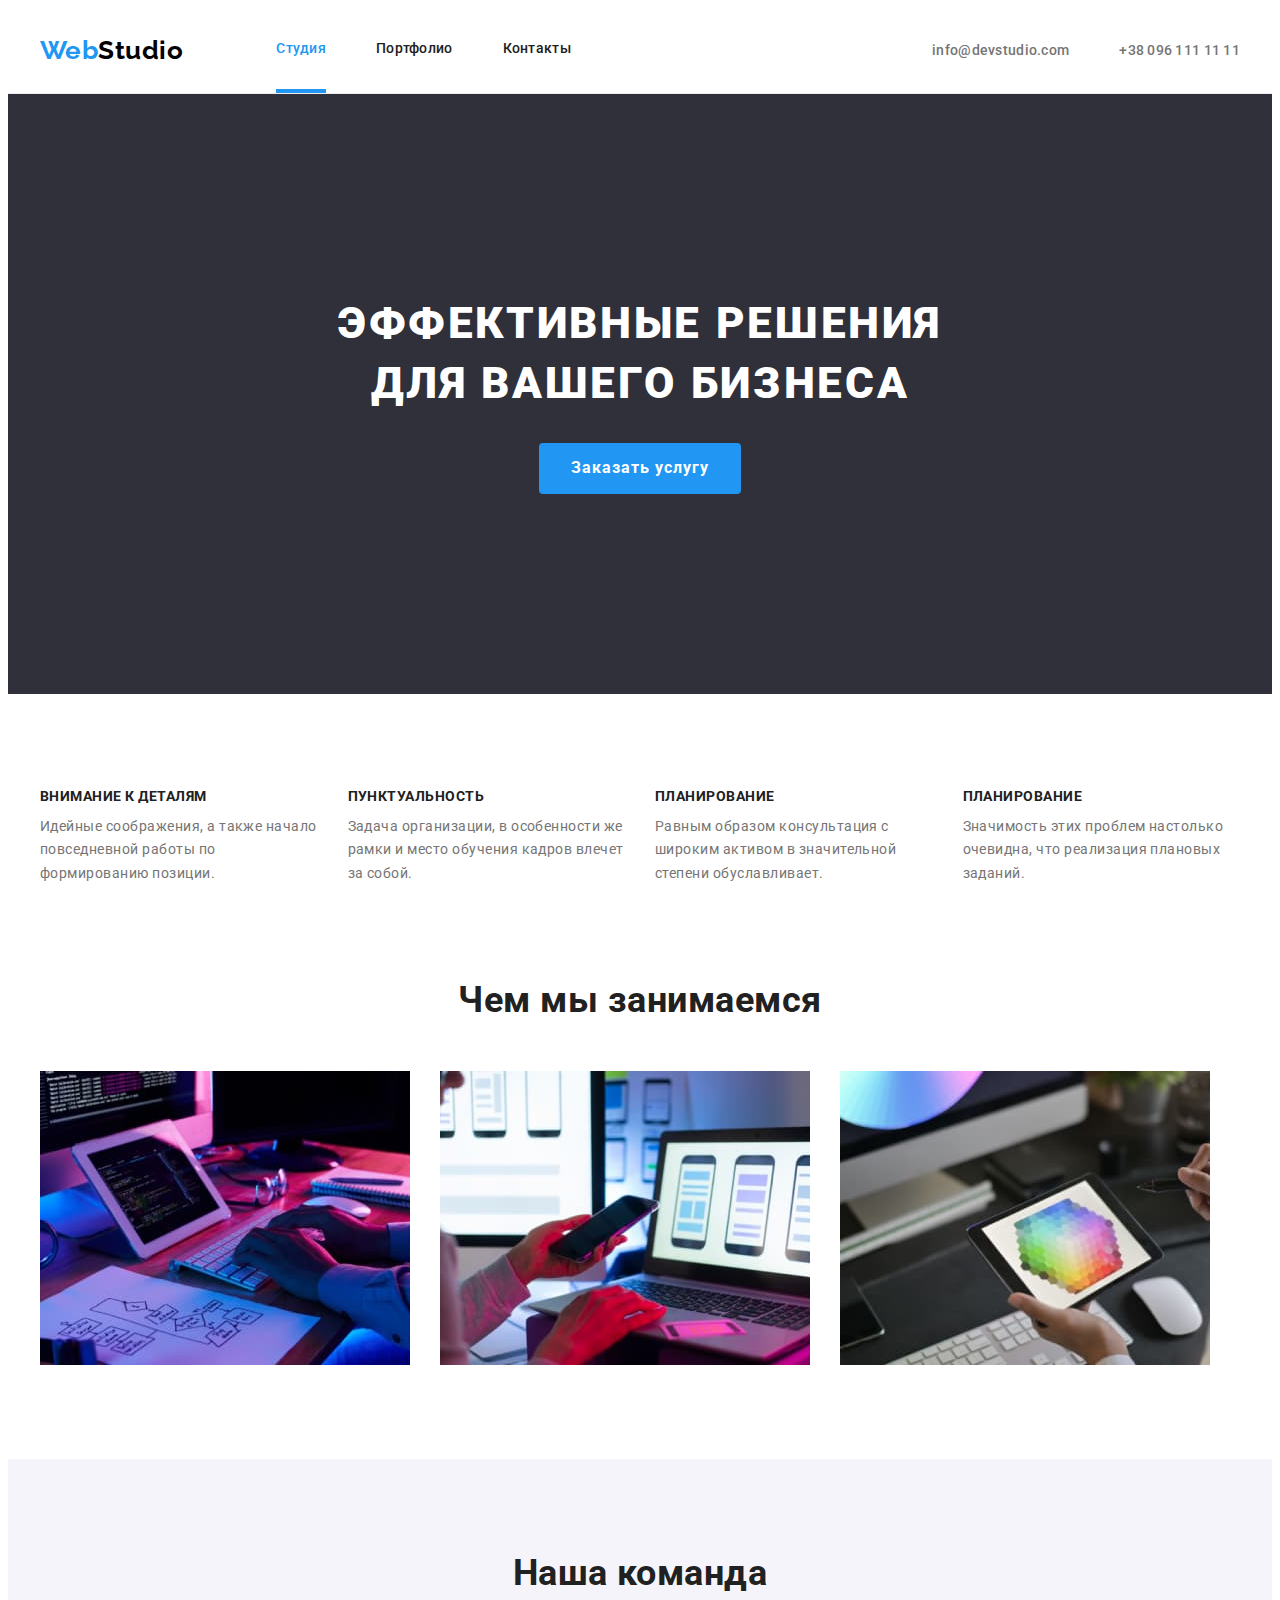
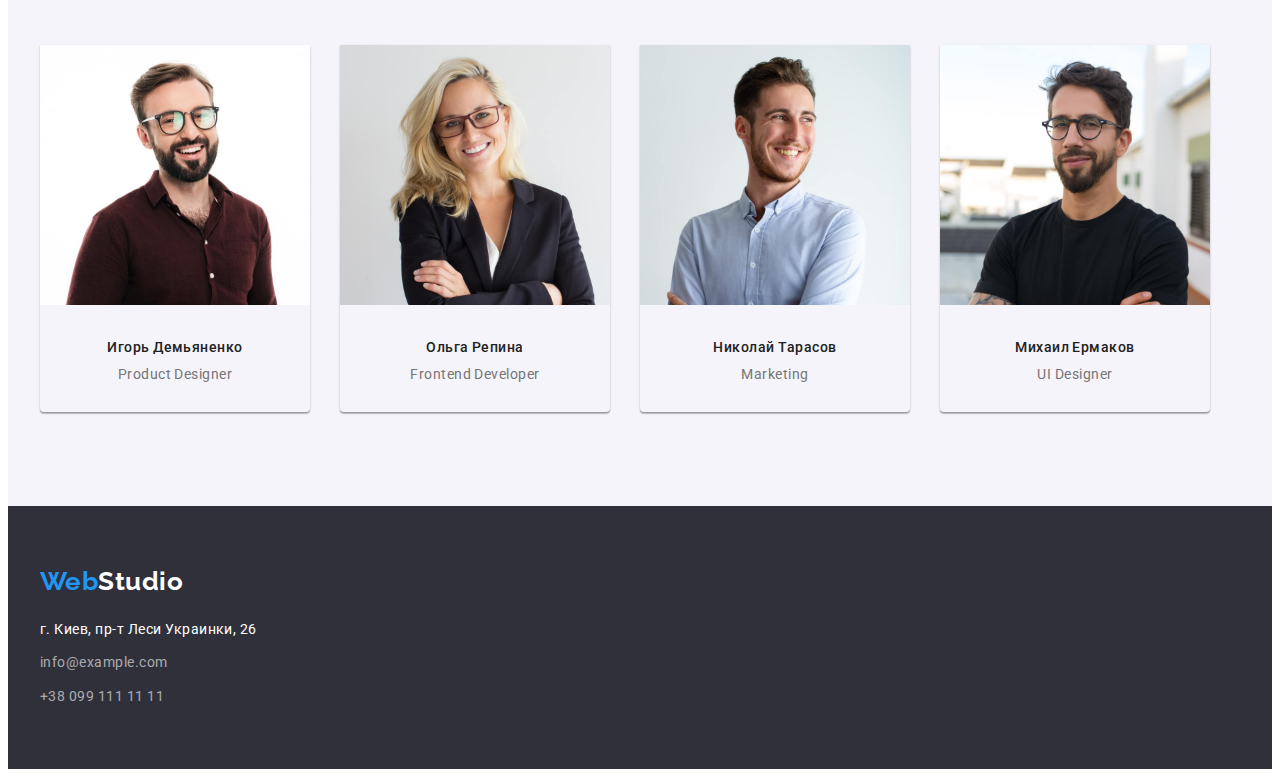
<file: index.html>
<!DOCTYPE html>
<html lang="ru">

<head>
    <meta charset="UTF-8">
    <meta http-equiv="X-UA-Compatible" content="IE=edge">
    <link rel="stylesheet" href="https://cdnjs.cloudflare.com/ajax/libs/modern-normalize/1.1.0/modern-normalize.min.css"
        integrity="sha512-wpPYUAdjBVSE4KJnH1VR1HeZfpl1ub8YT/NKx4PuQ5NmX2tKuGu6U/JRp5y+Y8XG2tV+wKQpNHVUX03MfMFn9Q=="
        crossorigin="anonymous" referrerpolicy="no-referrer" />
    <link rel="stylesheet" href="./css/styles.css">
    <meta name="viewport" content="width=device-width, initial-scale=1.0">
    <link rel="preconnect" href="https://fonts.googleapis.com">
    <link rel="preconnect" href="https://fonts.gstatic.com" crossorigin>
    <link
        href="https://fonts.googleapis.com/css2?family=Raleway:wght@700&family=Roboto:wght@400;500;700;900&display=swap"
        rel="stylesheet">
    <link rel="icon" href="./images/favicon.png">
    <title>WebStudio</title>
</head>

<body>
    <header>
        <div class="wrapper-header">
            <div class="container header">
                <nav>
                    <a class="link logo" href="./index.html">Web<span class="logo-header">Studio</span></a>

                    <ul class="list site-nav">
                        <li><a class="link nav-link active" href="./index.html">Cтудия</a></li>
                        <li><a class="link nav-link" href="./portfolio.html">Портфолио</a></li>
                        <li><a class="link nav-link" href="">Контакты</a></li>
                    </ul>
                </nav>

                <ul class="list auth-nav site-nav">
                    <li><a class="link nav-link contact-link" href="mailto:info@devstudio.com">info@devstudio.com</a>
                    </li>
                    <li><a class="link nav-link contact-link" href="tel:+380961111111">+38 096 111 11 11</a></li>
                </ul>
            </div>
        </div>
    </header>

    <main>
        <section class="hero ">
            <div class="container">
                <h1 class="hero-title">Эффективные решения для вашего бизнеса</h1>
                <button class="button-hero" type="button">Заказать услугу</button>
            </div>

        </section>

        <section class="section adv">
            <div class="container  ">
                <h2 class="adv-title">Сильные стороны</h2> <!-- Убрать в CSS -->
                <ul class="list adv-set">
                    <li>
                        <h3 class="adv-section-title">Внимание к деталям</h3>
                        <p class="adv-content">Идейные соображения, а также начало повседневной работы по формированию
                            позиции.</p>
                    </li>
                    <li>
                        <h3 class="adv-section-title">Пунктуальность</h3>
                        <p class="adv-content">Задача организации, в особенности же рамки и место обучения кадров влечет
                            за
                            собой.</p>
                    </li>
                    <li>
                        <h3 class="adv-section-title">Планирование</h3>
                        <p class="adv-content">Равным образом консультация с широким активом в значительной степени
                            обуславливает.</p>
                    </li>
                    <li>
                        <h3 class="adv-section-title">Планирование</h3>
                        <p class="adv-content">Значимость этих проблем настолько очевидна, что реализация плановых
                            заданий.
                        </p>
                    </li>
                </ul>
            </div>

        </section>

        <section class="section">
            <div class="container activity">
                <h2 class="section-title">Чем мы занимаемся</h2>
                <ul class="list activity-card">
                    <li><img src="./images/services-1.jpg" width="370" height="294"
                            alt="Специалист создает алгоритмы и пишет код"></li>
                    <li><img src="./images/services-2.jpg" width="370" height="294"
                            alt="Специалист разрабатывает интерфейс">
                    </li>
                    <li><img src="./images/services-3.jpg" width="370" height="294"
                            alt="Специалист работает с цветовой палитры"></li>
                </ul>
            </div>

        </section>

        <section>
            <div class="team-wrapper section">
                <div class="container team">
                    <h2 class="section-title">Наша команда</h2>
                    <ul class="list ">
                        <li>
                            <img src="./images/team-1.jpg" width="270" height="260" alt="Сотрудник студии">
                            <div class="team-card-content">
                                <h3 class="team-title">Игорь Демьяненко</h3>
                                <p class="team-content" lang="en">Product Designer</p>
                            </div>
                        </li>
                        <li>
                            <img src="./images/team-2.jpg" width="270" height="260" alt="Сотрудник студии">
                            <div class="team-card-content">
                                <h3 class="team-title">Ольга Репина</h3>
                                <p class="team-content" lang="en">Frontend Developer</p>
                            </div>
                        </li>
                        <li>
                            <img src="./images/team-3.jpg" width="270" height="260" alt="Сотрудник студии">
                            <div class="team-card-content">
                                <h3 class="team-title">Николай Тарасов</h3>
                                <p class="team-content" lang="en">Marketing</p>
                            </div>
                        </li>
                        <li>
                            <img src="./images/team-4.jpg" width="270" height="260" alt="Сотрудник студии">
                            <div class="team-card-content">
                                <h3 class="team-title">Михаил Ермаков</h3>
                                <p class="team-content" lang="en">UI Designer</p>
                            </div>
                        </li>
                    </ul>
                </div>
            </div>


        </section>
    </main>

    <footer class="footer">
        <div class="container ">
            <a class="link logo" href="./index.html">Web<span class="logo-footer">Studio</span></a>
            <address>
                <ul class="list">
                    <li><a class="link footer-address" href="https://goo.gl/maps/DhrrBFXqZRxsjUwVA">г. Киев,
                            пр-т Леси
                            Украинки, 26</a>
                    </li>
                    <li><a class="link footer-text" href="mailto:info@example.com">info@example.com</a></li>
                    <li><a class="link footer-text" href="tel:+380991111111">+38 099 111 11 11</a></li>
                </ul>
            </address>
        </div>

    </footer>
</body>

</html>
</file>
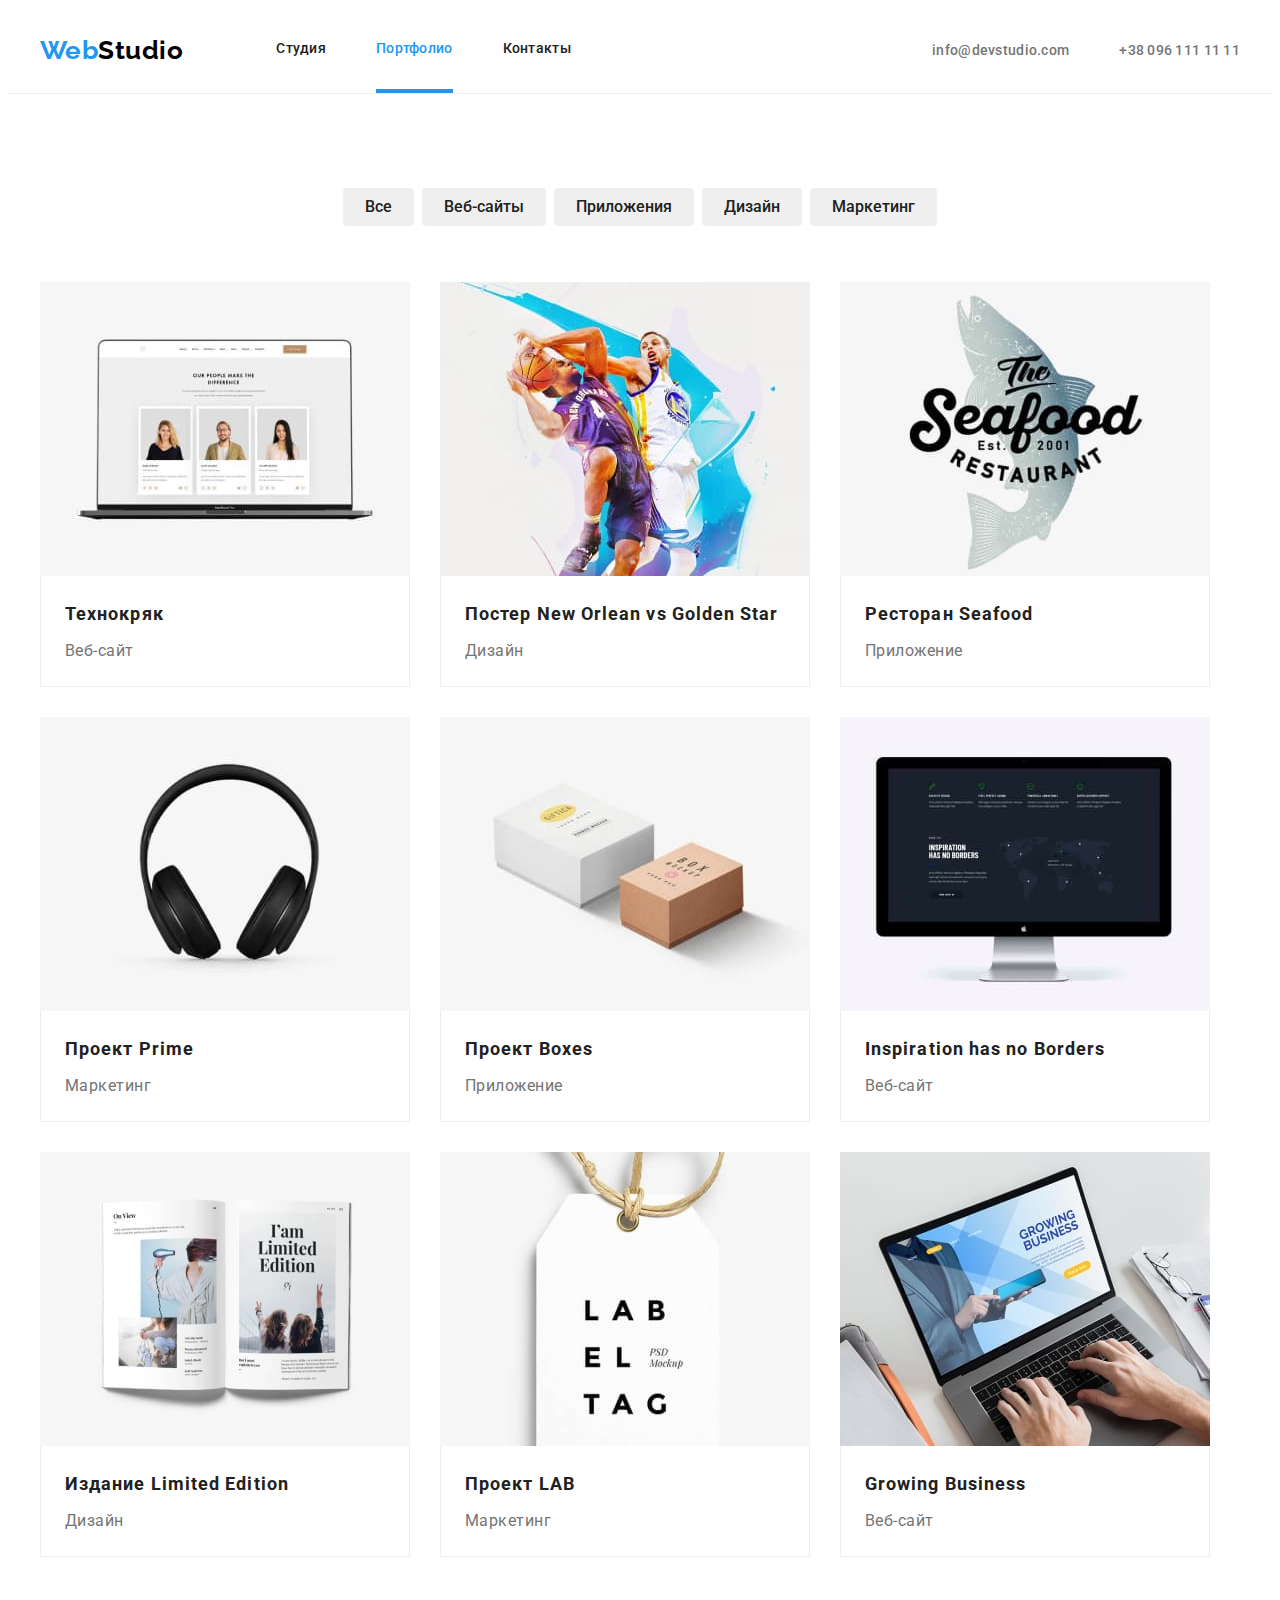
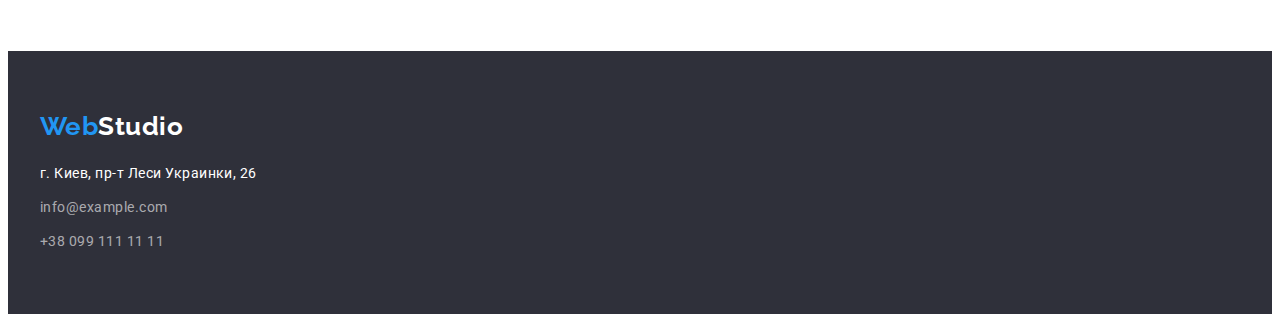
<file: portfolio.html>
<!DOCTYPE html>
<html lang="ru">

<head>
    <meta charset="UTF-8">
    <meta http-equiv="X-UA-Compatible" content="IE=edge">
    <meta name="viewport" content="width=device-width, initial-scale=1.0">
    <link rel="stylesheet" href="https://cdnjs.cloudflare.com/ajax/libs/modern-normalize/1.1.0/modern-normalize.min.css"
        integrity="sha512-wpPYUAdjBVSE4KJnH1VR1HeZfpl1ub8YT/NKx4PuQ5NmX2tKuGu6U/JRp5y+Y8XG2tV+wKQpNHVUX03MfMFn9Q=="
        crossorigin="anonymous" referrerpolicy="no-referrer" />
    <link rel="stylesheet" href="./css/styles.css">
    <link rel="preconnect" href="https://fonts.googleapis.com">
    <link rel="preconnect" href="https://fonts.gstatic.com" crossorigin>
    <link
        href="https://fonts.googleapis.com/css2?family=Raleway:wght@700&family=Roboto:wght@400;500;700;900&display=swap"
        rel="stylesheet">
    <link rel="icon" href="./images/favicon.png">
    <title>Portfolio</title>
</head>

<body>
    <header>
        <div class="wrapper-header">
            <div class="container header">
                <nav>
                    <a class="link logo" href="./index.html">Web<span class="logo-header">Studio</span></a>

                    <ul class="list site-nav">
                        <li><a class="link nav-link" href="./index.html">Cтудия</a></li>
                        <li><a class="link nav-link active" href="./portfolio.html">Портфолио</a></li>
                        <li><a class="link nav-link" href="">Контакты</a></li>
                    </ul>
                </nav>

                <ul class="list auth-nav site-nav">
                    <li><a class="link nav-link contact-link" href="mailto:info@devstudio.com">info@devstudio.com</a>
                    </li>
                    <li><a class="link nav-link contact-link" href="tel:+380961111111">+38 096 111 11 11</a></li>
                </ul>
            </div>
        </div>
    </header>
    <main>
        <section class="section">
            <div class="container ">
                <h1 class="portfolio-general-title">Наши проекты</h1>
                <ul class="list button-portfolio-set">
                    <li><button class="button-portfolio" type="button">Все</button></li>
                    <li><button class="button-portfolio" type="button">Веб-сайты</button></li>
                    <li><button class="button-portfolio" type="button">Приложения</button></li>
                    <li><button class="button-portfolio" type="button">Дизайн</button></li>
                    <li><button class="button-portfolio" type="button">Маркетинг</button></li>
                </ul>

                <ul class="list portfolio-card-set">
                    <li class="portfolio-card">
                        <a class='link' href="">
                            <img src="./images/portfolio/portfolio-1.jpg" alt="Пример разработанного сайта" width="370"
                                height="294">
                            <div class="portfolio-card-conten">
                                <h2 class="portfolio-title">Технокряк</h2>
                                <p class="portfolio-filter-elem">Веб-сайт</p>
                            </div>
                        </a>
                    </li>
                    <li class="portfolio-card">
                        <a class='link' href="">
                            <img src="./images/portfolio/portfolio-2.jpg" alt="Фотография постера баскетольной команды"
                                width="370" height="294">
                            <div class="portfolio-card-conten">
                                <h2 class="portfolio-title">Постер New Orlean vs Golden Star</h2>
                                <p class="portfolio-filter-elem">Дизайн</p>
                            </div>
                        </a>
                    </li>
                    <li class="portfolio-card">
                        <a class='link' href="">
                            <img src="./images/portfolio/portfolio-3.jpg" alt="Логотип ресторана" width="370"
                                height="294">
                            <div class="portfolio-card-conten">
                                <h2 class="portfolio-title">Ресторан Seafood</h2>
                                <p class="portfolio-filter-elem">Приложение</p>
                            </div>
                        </a>
                    </li>
                    <li class="portfolio-card">
                        <a class='link' href="">
                            <img src="./images/portfolio/portfolio-4.jpg" alt="Фотография наушников" width="370"
                                height="294">
                            <div class="portfolio-card-conten">
                                <h2 class="portfolio-title">Проект Prime</h2>
                                <p class="portfolio-filter-elem">Маркетинг</p>
                            </div>
                        </a>
                    </li>
                    <li class="portfolio-card">
                        <a class='link' href="">
                            <img src="./images/portfolio/portfolio-5.jpg" alt="Фотография мокапа упаковок" width="370"
                                height="294">
                            <div class="portfolio-card-conten">
                                <h2 class="portfolio-title">Проект Boxes</h2>
                                <p class="portfolio-filter-elem">Приложение</p>
                            </div>
                        </a>
                    </li>
                    <li class="portfolio-card">
                        <a class='link' href="">
                            <img src="./images/portfolio/portfolio-6.jpg" alt="Пример разработанного сайта" width="370"
                                height="294">
                            <div class="portfolio-card-conten">
                                <h2 class="portfolio-title">Inspiration has no Borders</h2>
                                <p class="portfolio-filter-elem">Веб-сайт</p>
                            </div>
                        </a>
                    </li>
                    <li class="portfolio-card">
                        <a class='link' href="">
                            <img src="./images/portfolio/portfolio-7.jpg" alt="Фотография страниц глянцевого журнала"
                                width="370" height="294">
                            <div class="portfolio-card-conten">
                                <h2 class="portfolio-title">Издание Limited Edition</h2>
                                <p class="portfolio-filter-elem">Дизайн</p>
                            </div>
                        </a>
                    </li>
                    <li class="portfolio-card">
                        <a class='link' href="">
                            <img src="./images/portfolio/portfolio-8.jpg" alt="Фотография мокапа товарной этикетки"
                                width="370" height="294">
                            <div class="portfolio-card-conten">
                                <h2 class="portfolio-title">Проект LAB</h2>
                                <p class="portfolio-filter-elem">Маркетинг</p>
                            </div>
                        </a>
                    </li>
                    <li class="portfolio-card">
                        <a class='link' href="">
                            <img src="./images/portfolio/portfolio-9.jpg" alt="Пример разработанного сайта" width="370"
                                height="294">
                            <div class="portfolio-card-conten">
                                <h2 class="portfolio-title">Growing Business</h2>
                                <p class="portfolio-filter-elem">Веб-сайт</p>
                            </div>
                        </a>
                    </li>
                </ul>
            </div>

        </section>
    </main>

    <footer class="footer">
        <div class="container ">
            <a class="link logo" href="./index.html">Web<span class="logo-footer">Studio</span></a>
            <address>
                <ul class="list">
                    <li><a class="link footer-address" href="https://goo.gl/maps/DhrrBFXqZRxsjUwVA">г. Киев,
                            пр-т Леси
                            Украинки, 26</a>
                    </li>
                    <li><a class="link footer-text" href="mailto:info@example.com">info@example.com</a></li>
                    <li><a class="link footer-text" href="tel:+380991111111">+38 099 111 11 11</a></li>
                </ul>
            </address>
        </div>
    </footer>
</body>

</html>
</file>
<file: css/styles.css>
:root {
    --style-color: #2196F3;
    --general-color: #fff;
    --background-color: #2F303A;

    --primary-text-color: #212121;
    --secondary-text-color: #757575;

    --logo-second: #000;

}

body {
    font-family: 'Roboto', sans-serif;
    color: var(--primary-text-color);

    letter-spacing: 0.03em;
    ;
}

p,
ul,
h1,
h2,
h3,
h4,
h5,
h6 {
    margin: 0;
}

.list {
    margin-left: 0;
    padding-left: 0;

    list-style-type: none;
}

.link {
    text-decoration: none;
    color: var(--primary-text-color);
}

.link:hover,
.link:focus {
    color: var(--style-color);
}

.section-title {
    font-size: 36px;
    font-weight: bold;
    line-height: 1.15;

}

.container {
    width: 1200px;
    padding-left: 15px;
    padding-right: 15px;
    /* outline: 1px solid red; */
    margin-left: auto;
    margin-right: auto;
}

.section {
    padding-top: 94px;
    padding-bottom: 94px;
}

/* ---------------------header--------------------- */
.wrapper-header {
    border-bottom: 1px solid #ECECEC;
}

.header {
    display: flex;
    align-items: center;

}

.header>nav {
    display: flex;
    align-items: center;
}

.logo {
    font-family: 'Raleway', sans-serif;
    font-weight: bold;
    font-size: 26px;
    line-height: 1.2;
    margin-right: 93px;

    color: var(--style-color);
}

.logo-header {
    color: var(--logo-second);
}

.site-nav,
.auth-nav {
    display: flex;
}

.site-nav li+li {
    margin-left: 50px;
}

.auth-nav {
    margin-left: auto;
}

.nav-link {
    font-weight: 500;
    font-size: 14px;
    line-height: 1.2;
    letter-spacing: 0.02em;
    ;
    color: inherit;
    padding-top: 32px;
    padding-bottom: 32px;
    display: inline-block;
}

.nav-link.active {
    color: var(--style-color);
    border-bottom: 4px solid var(--style-color);

}

.contact-link {
    color: var(--secondary-text-color);
}

/* ---------------------hero--------------------- */

.hero {
    background-color: var(--background-color);
    padding: 200px 0px;
    text-align: center;
}


.hero-title {
    width: 696px;
    font-size: 44px;
    font-weight: 900;
    line-height: 1.36;
    
    letter-spacing: 0.06em;
    text-transform: uppercase;
    color: var(--general-color);

    margin: 0px auto 30px auto;

}

.button-hero {
    font-family: inherit;
    font-weight: bold;
    font-size: 16px;
    letter-spacing: 0.06em;

    line-height: 1.9;

    padding: 10px 32px;
    border-radius: 4px;

    color: var(--general-color);
    background-color: var(--style-color);
    border: none;

    cursor: pointer;
}

/* ---------------------advantages--------------------- */

.adv-title {
    visibility: hidden;
    position: absolute;
}

.adv-section-title {
    font-size: 14px;
    font-weight: bold;
    line-height: 1.2;
    text-transform: uppercase;
    margin-bottom: 10px;
}

.adv-content {
    font-size: 14px;
    line-height: 1.7;

    color: var(--secondary-text-color);
}

.adv-set {
    display: flex;
}

.adv-set>li {
    width: 100%;
}

.adv-set>li:not(:last-child) {
    margin-right: 30px;
}

.adv.section {
    padding-bottom: 0px;
}

/* ---------------------activity--------------------- */

.activity {
    text-align: center;
}

.section-title {
    margin-bottom: 50px;
}

.activity-card {
    display: flex;
}

.activity-card img {
    display: block;
}

.activity-card>li+li {
    margin-left: 30px;
}

/* ---------------------team--------------------- */


.team-wrapper {
    background-color: #F5F4FA;
    /*временно, для вида*/
}

.team {
    text-align: center;
}

.team ul {
    display: flex;
}

.team li {
    box-shadow: 0px 1px 3px rgba(0, 0, 0, 0.12), 0px 1px 1px rgba(0, 0, 0, 0.14), 0px 2px 1px rgba(0, 0, 0, 0.2);
    border-radius: 0px 0px 4px 4px;
}

.team li+li {
    margin-left: 30px;
}

.team-title,
.team-content {
    font-size: 14px;
    line-height: 1.2;
}

.team-title {
    font-weight: 500;
    margin-bottom: 10px;

}

.team-content {
    color: var(--secondary-text-color);
}

.team-card-content {
    padding: 30px 0px;
}

/* ---------------------footer--------------------- */
.footer {
    background-color: var(--background-color);
    padding-top: 60px;
    padding-bottom: 60px;
}

.footer .logo {
    margin-bottom: 20px;
    display: inline-block
}

.footer-text,
.footer-address {
    font-size: 14px;
    line-height: 1.7;
    color: rgba(255, 255, 255, 0.6);
    font-style: normal;
}

.footer li+li {
    margin-top: 10px;
}

.logo-footer {
    color: var(--general-color);
}

.footer-address {
    color: var(--general-color);
}



/* ---------------------portfolio--------------------- */
.portfolio-general-title {
    visibility: hidden;
    position: absolute;
}

.button-portfolio-set {
    display: flex;
    justify-content: center;
    margin-bottom: 56px;
}

.button-portfolio {
    font-family: inherit;
    font-size: 16px;
    line-height: 1.62;
    font-weight: 500;
    color: var(--primary-text-color);

    padding: 6px 22px;

    border: none;
    cursor: pointer;
    border-radius: 4px;
}

.button-portfolio-set li:not(:last-child) {
    margin-right: 8px;
}


.button-portfolio:hover,
.button-portfolio:focus {
    color: var(--general-color);
    background-color: var(--style-color);
    box-shadow: 0px 3px 1px rgba(0, 0, 0, 0.1), 0px 1px 2px rgba(0, 0, 0, 0.08), 0px 2px 2px rgba(0, 0, 0, 0.12);

}

.portfolio-title {
    font-weight: 700;
    font-size: 18px;
    line-height: 2;
    letter-spacing: 0.06em;
    margin-bottom: 4px;
    color: var(--primary-text-color);
}

.portfolio-filter-elem {
    font-size: 16px;
    line-height: 1.88;
    letter-spacing: 0.03em;

    color: var(--secondary-text-color);
}

.portfolio-card-set {
    display: flex;
    flex-wrap: wrap;
}

.portfolio-card img {
    display: block;
}

.portfolio-card-conten {
    padding: 20px 24px;

    border: 1px solid #EEEEEE;
    border-top: 0px;


}

.portfolio-card:not(:nth-child(3n)) {
    margin-right: 30px;
}

.portfolio-card:not(:nth-last-child(-n+3)) {
    margin-bottom: 30px;
}
</file>
